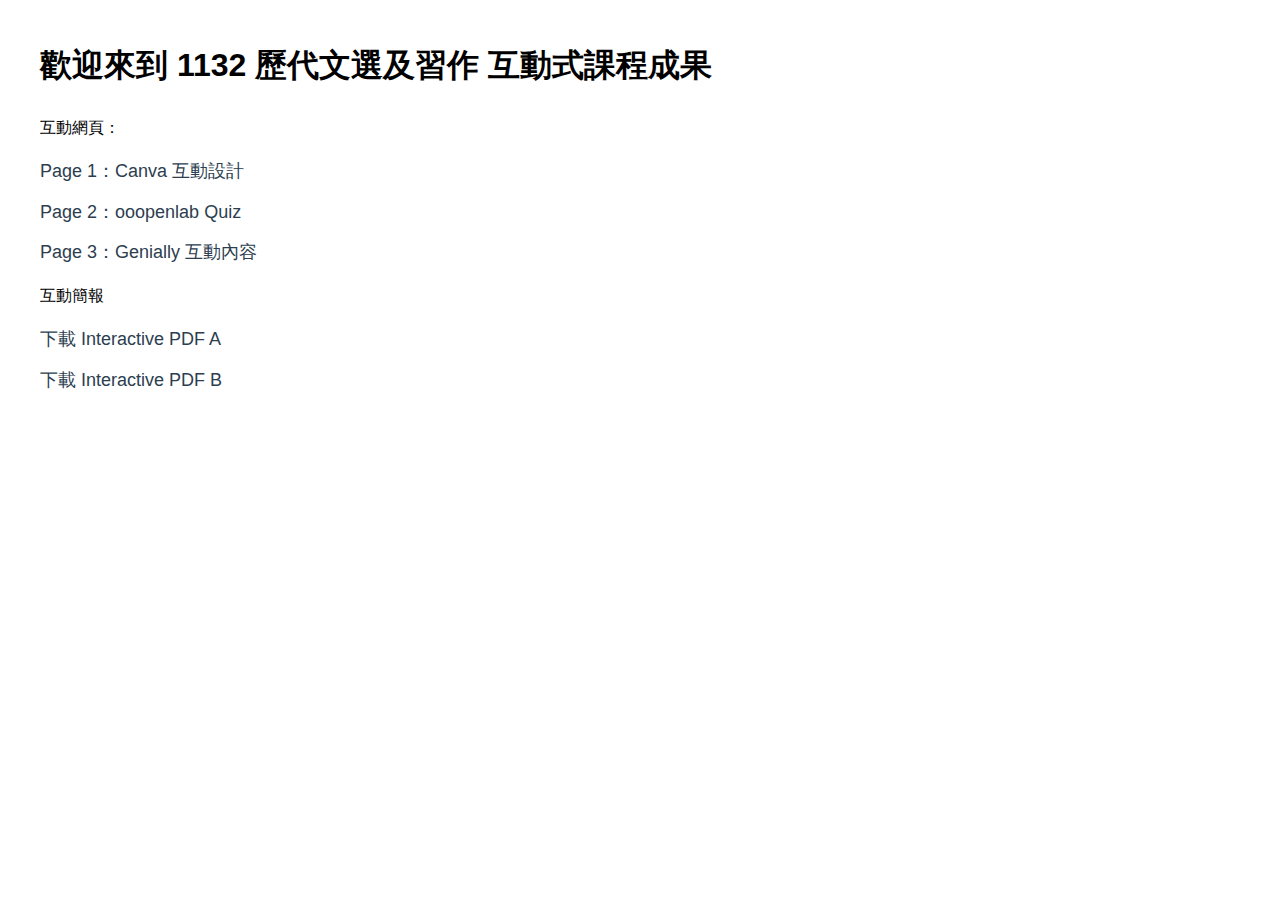
<file: index.html>
<!DOCTYPE html>
<html lang="zh-Hant">
<head>
  <meta charset="UTF-8" />
  <title>1132 Interactive Showcase</title>
  <style>
    body {
      font-family: "PMingLiU", "Arial", sans-serif;
      margin: 40px;
      line-height: 1.6;
    }
    h1 {
      margin-bottom: 24px;
    }
    ul {
      list-style: none;
      padding: 0;
    }
    li {
      margin-bottom: 12px;
    }
    a {
      color: #2C3E50;
      text-decoration: none;
      font-size: 18px;
    }
    a:hover {
      text-decoration: underline;
    }
  </style>
</head>
<body>
  <h1>歡迎來到 1132 歷代文選及習作 互動式課程成果</h1>
  <p>互動網頁：</p>
  <ul>
    <li><a href="page1.html" target="_blank">Page 1：Canva 互動設計</a></li>
    <li><a href="page2.html" target="_blank">Page 2：ooopenlab Quiz</a></li>
    <li><a href="page3.html" target="_blank">Page 3：Genially 互動內容</a></li>
  </ul>
  <p>互動簡報</p>
  <ul>
    <li><a href="assets/pdf/interactiveA.pdf" target="_blank">下載 Interactive PDF A</a></li>
    <li><a href="assets/pdf/interactiveB.pdf" target="_blank">下載 Interactive PDF B</a></li>
  </ul>
</body>
</html>
</file>
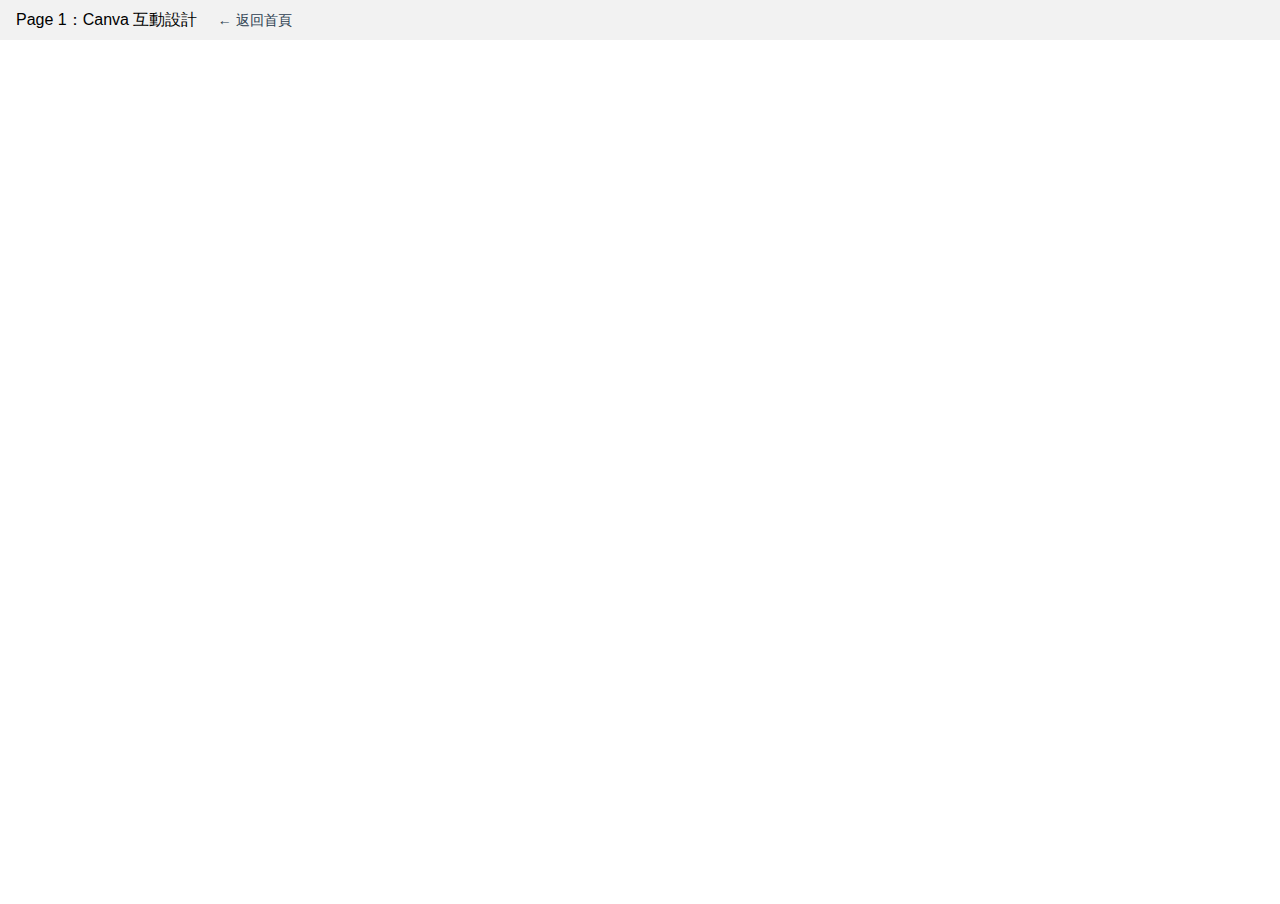
<file: page1.html>
<!DOCTYPE html>
<html lang="zh-Hant">
<head>
  <meta charset="UTF-8" />
  <title>Page 1：Canva 互動設計</title>
  <style>
    html, body {
      margin: 0;
      padding: 0;
      height: 100%;
    }
    #iframe-container {
      width: 100%;
      height: calc(100vh - 40px); /* 留 40px 給最上方的工具列或標題 */
      border: none;
    }
    header {
      height: 40px;
      line-height: 40px;
      background-color: #f2f2f2;
      padding-left: 16px;
      font-family: "PMingLiU", "Arial", sans-serif;
      font-size: 16px;
    }
    a.back {
      font-size: 14px;
      color: #2C3E50;
      text-decoration: none;
      margin-left: 16px;
    }
    a.back:hover {
      text-decoration: underline;
    }
  </style>
</head>
<body>
  <header>
    <span>Page 1：Canva 互動設計</span>
    <a class="back" href="index.html">← 返回首頁</a>
  </header>

  <iframe
    id="iframe-container"
    src="https://www.canva.com/design/DAGpFzrPRlY/kAbrUGdF4cIz9E-RVxPlhQ/view?utm_content=DAGpFzrPRlY&utm_campaign=designshare&utm_medium=link2&utm_source=uniquelinks&utlId=h203c521883#1"
    frameborder="0"
    allowfullscreen
  ></iframe>
</body>
</html>
</file>
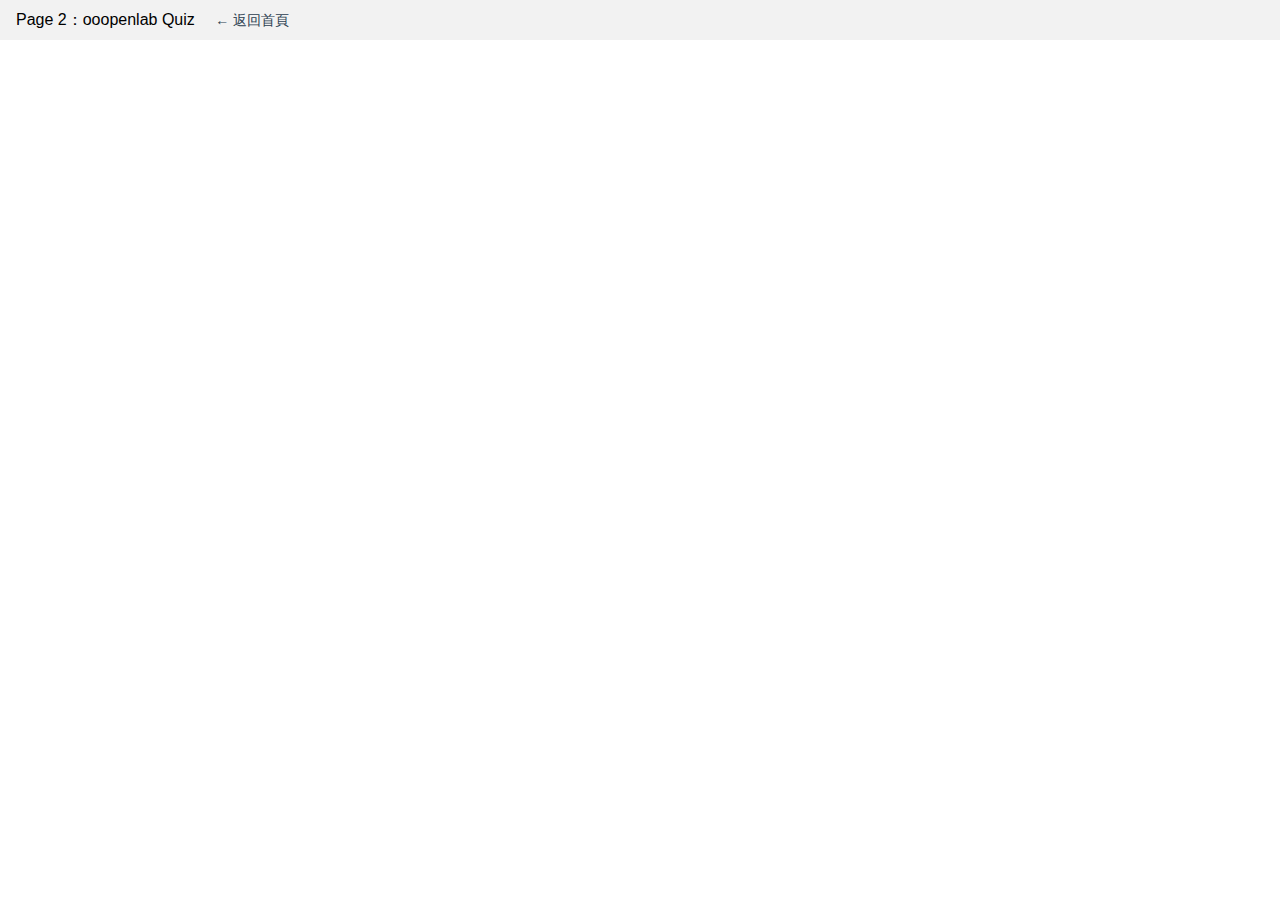
<file: page2.html>
<!DOCTYPE html>
<html lang="zh-Hant">
<head>
  <meta charset="UTF-8" />
  <title>Page 2：ooopenlab Quiz</title>
  <style>
    html, body {
      margin: 0;
      padding: 0;
      height: 100%;
    }
    #iframe-container {
      width: 100%;
      height: calc(100vh - 40px);
      border: none;
    }
    header {
      height: 40px;
      line-height: 40px;
      background-color: #f2f2f2;
      padding-left: 16px;
      font-family: "PMingLiU", "Arial", sans-serif;
      font-size: 16px;
    }
    a.back {
      font-size: 14px;
      color: #2C3E50;
      text-decoration: none;
      margin-left: 16px;
    }
    a.back:hover {
      text-decoration: underline;
    }
  </style>
</head>
<body>
  <header>
    <span>Page 2：ooopenlab Quiz</span>
    <a class="back" href="index.html">← 返回首頁</a>
  </header>

  <iframe
    id="iframe-container"
    src="https://ooopenlab.cc/quiz/0AyaD2QfWJWmF1YjwjVA"
    frameborder="0"
    allowfullscreen
  ></iframe>
</body>
</html>
</file>
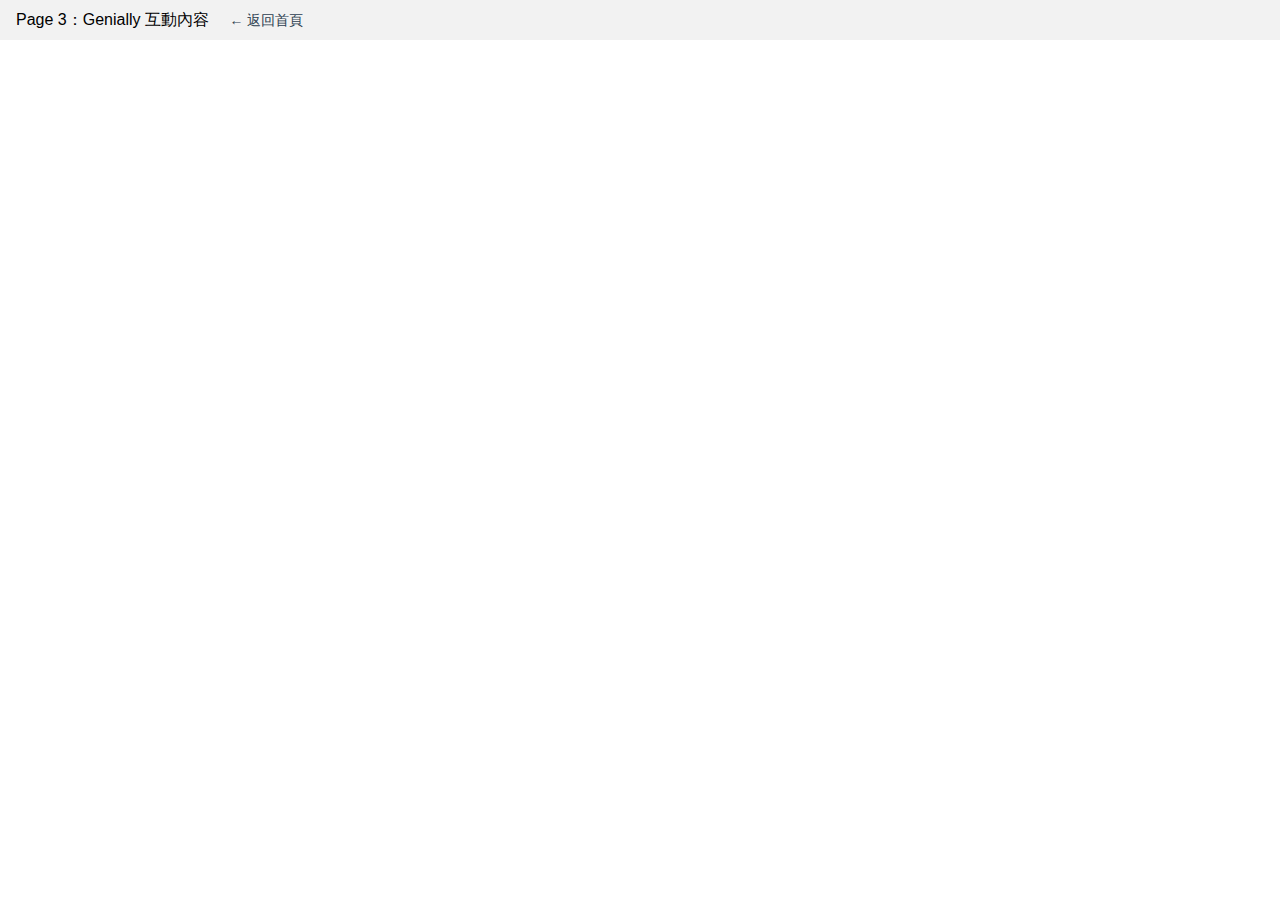
<file: page3.html>
<!DOCTYPE html>
<html lang="zh-Hant">
<head>
  <meta charset="UTF-8" />
  <title>Page 3：Genially 互動內容</title>
  <style>
    html, body {
      margin: 0;
      padding: 0;
      height: 100%;
    }
    #iframe-container {
      width: 100%;
      height: calc(100vh - 40px);
      border: none;
    }
    header {
      height: 40px;
      line-height: 40px;
      background-color: #f2f2f2;
      padding-left: 16px;
      font-family: "PMingLiU", "Arial", sans-serif;
      font-size: 16px;
    }
    a.back {
      font-size: 14px;
      color: #2C3E50;
      text-decoration: none;
      margin-left: 16px;
    }
    a.back:hover {
      text-decoration: underline;
    }
  </style>
</head>
<body>
  <header>
    <span>Page 3：Genially 互動內容</span>
    <a class="back" href="index.html">← 返回首頁</a>
  </header>

  <iframe
    id="iframe-container"
    src="https://view.genially.com/6831c7c45120389f5078250c/interactive-content-112101527"
    frameborder="0"
    allowfullscreen
  ></iframe>
</body>
</html>
</file>
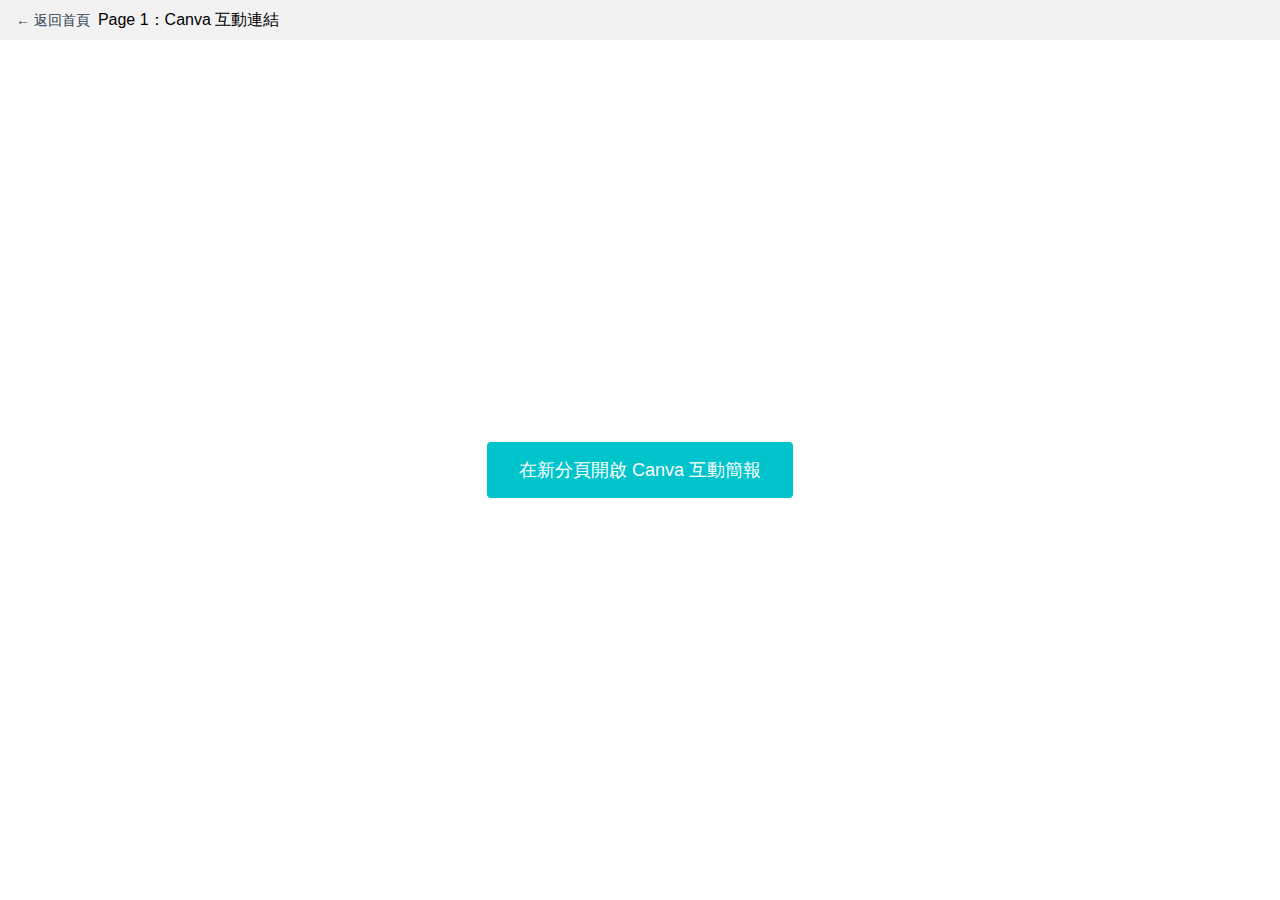
<file: docs/page1.html>
<!DOCTYPE html>
<html lang="zh-Hant">
<head>
  <meta charset="UTF-8" />
  <meta name="viewport" content="width=device-width, initial-scale=1" />
  <title>Page 1：Canva 互動連結</title>
  <style>
    /* 讓內容置中並具有易於點擊的大按鈕樣式 */
    html, body {
      margin: 0;
      padding: 0;
      height: 100%;
      display: flex;
      flex-direction: column;
      font-family: "PMingLiU", Arial, sans-serif;
    }
    header {
      height: 40px;
      line-height: 40px;
      background-color: #f2f2f2;
      padding-left: 16px;
      font-size: 16px;
      flex-shrink: 0;
      display: flex;
      align-items: center;
    }
    header a.back {
      font-size: 14px;
      color: #2C3E50;
      text-decoration: none;
      margin-right: 8px;
    }
    header a.back:hover {
      text-decoration: underline;
    }
    .container {
      flex: 1;
      display: flex;
      align-items: center;
      justify-content: center;
    }
    .button-link {
      display: inline-block;
      padding: 16px 32px;
      background-color: #00C4CC;
      color: white;
      text-decoration: none;
      font-size: 18px;
      border-radius: 4px;
      transition: background-color 0.2s ease;
    }
    .button-link:hover {
      background-color: #029499;
    }
  </style>
</head>
<body>

  <header>
    <a class="back" href="index.html">← 返回首頁</a>
    <span>Page 1：Canva 互動連結</span>
  </header>

  <div class="container">
    <a class="button-link"
       href="https://www.canva.com/design/DAGpFzrPRlY/kAbrUGdF4cIz9E-RVxPlhQ/view?utm_content=DAGpFzrPRlY&utm_campaign=designshare&utm_medium=link2&utm_source=uniquelinks&utlId=h203c521883#1"
       target="_blank"
       rel="noopener"
    >
      在新分頁開啟 Canva 互動簡報
    </a>
  </div>

</body>
</html>
</file>
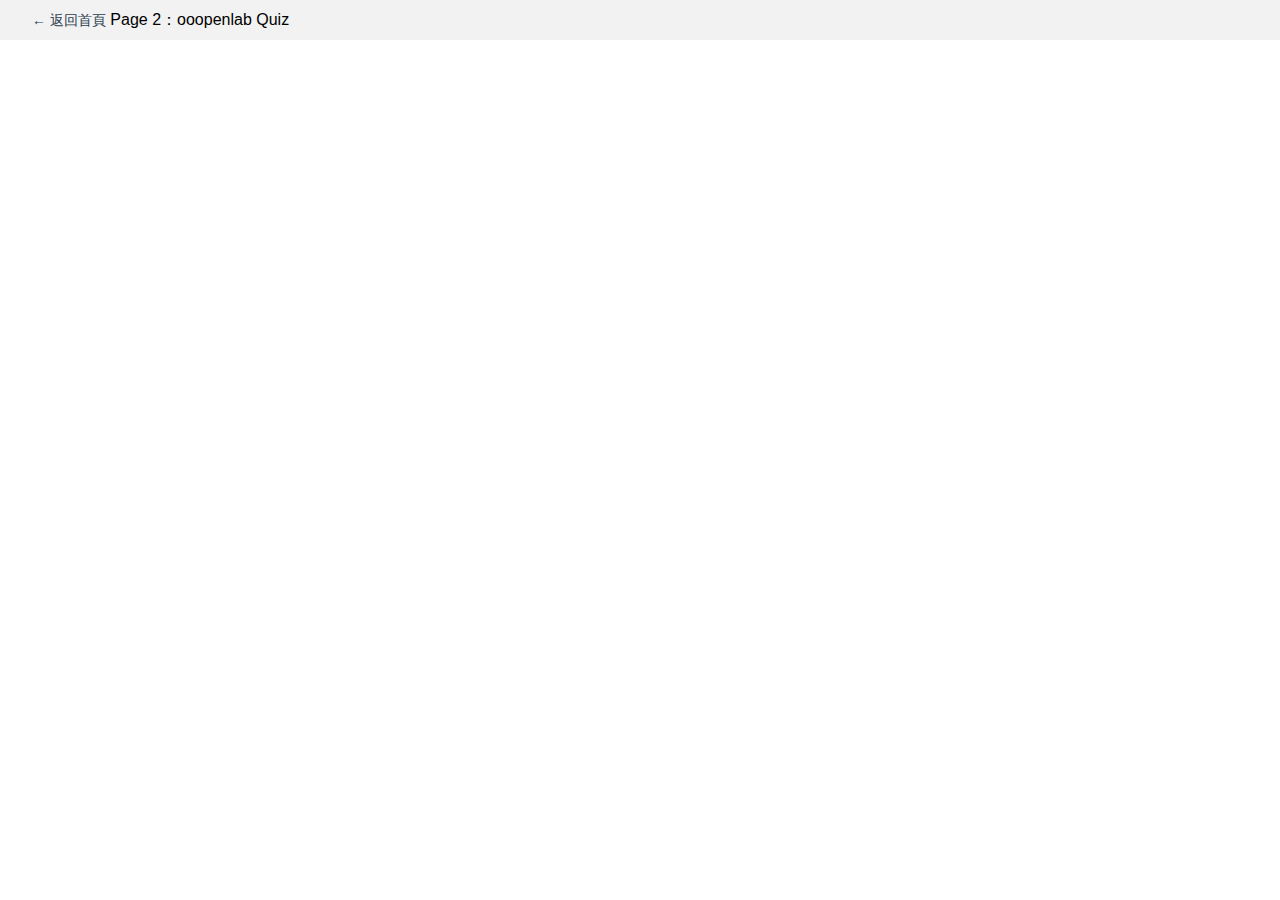
<file: docs/page2.html>
<!DOCTYPE html>
<html lang="zh-Hant">
<head>
  <meta charset="UTF-8">
  <meta name="viewport" content="width=device-width, initial-scale=1">
  <title>Page 2：ooopenlab Quiz</title>
  <style>
    html, body {
      margin: 0;
      padding: 0;
      height: 100%;
    }
    header {
      height: 40px;
      line-height: 40px;
      background-color: #f2f2f2;
      padding-left: 16px;
      font-family: "PMingLiU", Arial, sans-serif;
      font-size: 16px;
      position: fixed;
      top: 0;
      left: 0;
      right: 0;
      z-index: 10;
    }
    header a.back {
      font-size: 14px;
      color: #2C3E50;
      text-decoration: none;
      margin-left: 16px;
    }
    header a.back:hover {
      text-decoration: underline;
    }
    #iframe-container {
      position: absolute;
      top: 40px;
      left: 0;
      width: 100%;
      bottom: 0;
      border: none;
    }
    .warning {
      display: none;
      text-align: center;
      margin-top: 100px;
      font-family: "PMingLiU", Arial, sans-serif;
    }
    .warning a {
      color: #2C3E50;
      text-decoration: none;
      font-size: 18px;
    }
    .warning a:hover {
      text-decoration: underline;
    }
  </style>
</head>
<body>
  <header>
    <a class="back" href="index.html">← 返回首頁</a>
    Page 2：ooopenlab Quiz
  </header>

  <iframe
    id="iframe-container"
    src="https://ooopenlab.cc/quiz/0AyaD2QfWJWmF1YjwjVA"
    frameborder="0"
    allowfullscreen
    onerror="document.getElementById('iframe-container').style.display='none'; document.querySelector('.warning').style.display='block';"
  ></iframe>

  <div class="warning">
    此平台無法在 iframe 中顯示，請
    <a href="https://ooopenlab.cc/quiz/0AyaD2QfWJWmF1YjwjVA" target="_blank">
      點此於新分頁開啟
    </a>。
  </div>
</body>
</html>
</file>
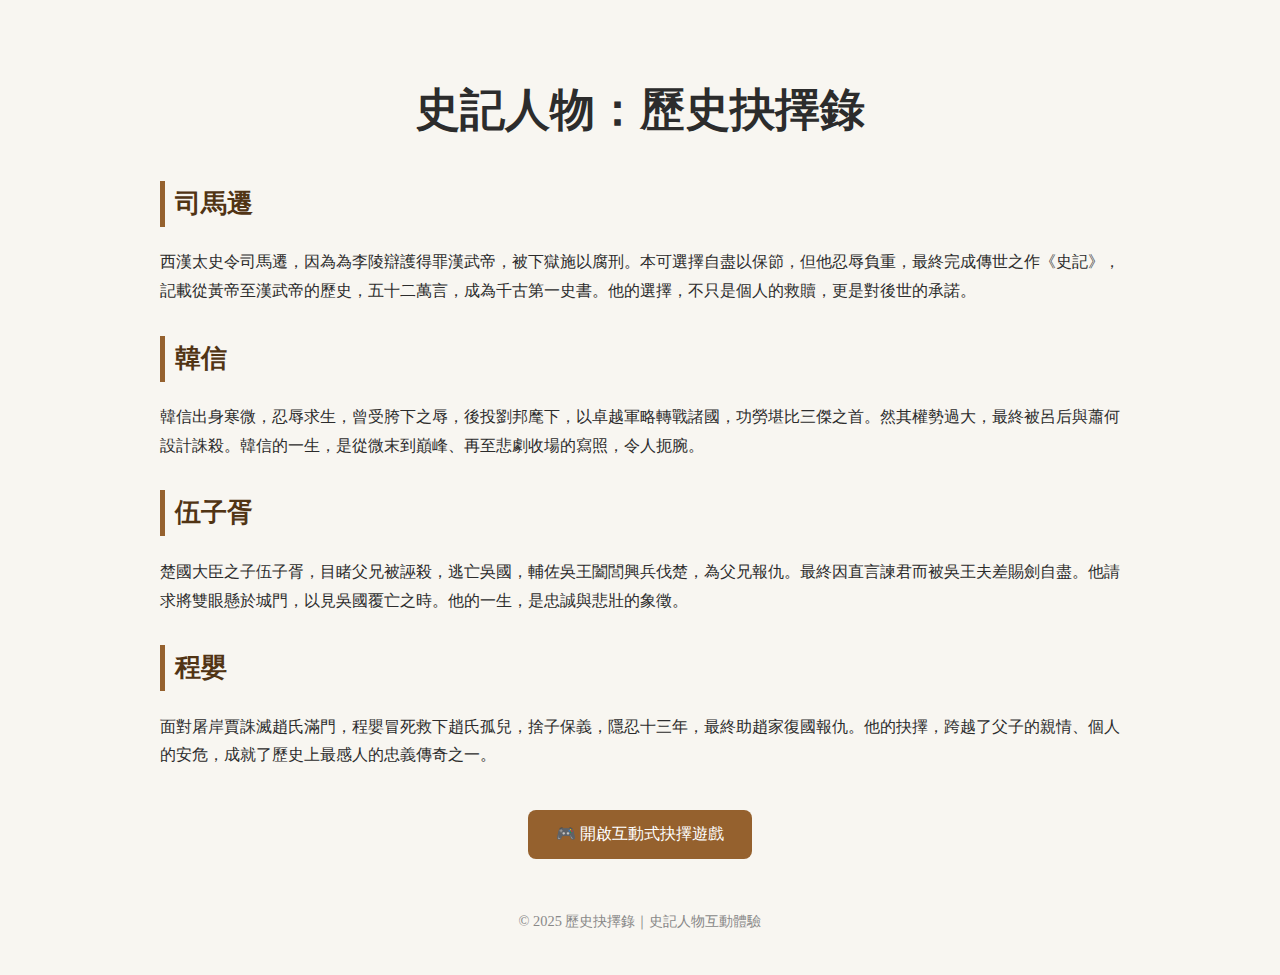
<file: docs/page3-content.html>
<!DOCTYPE html>
<html lang="zh-Hant">
<head>
  <meta charset="UTF-8" />
  <meta name="viewport" content="width=device-width, initial-scale=1.0"/>
  <title>史記人物：歷史抉擇錄</title>
  <style>
    body {
      font-family: "Noto Serif TC", serif;
      background-color: #f8f6f1;
      color: #2c2c2c;
      padding: 40px;
      max-width: 960px;
      margin: auto;
      line-height: 1.8;
    }

    h1 {
      text-align: center;
      font-size: 2.8rem;
      margin-bottom: 30px;
    }

    h2 {
      font-size: 1.6rem;
      margin-top: 30px;
      border-left: 5px solid #95612e;
      padding-left: 10px;
      color: #513414;
    }

    .story {
      margin-bottom: 25px;
    }

    button {
      background-color: #95612e;
      color: white;
      border: none;
      padding: 14px 28px;
      font-size: 1rem;
      border-radius: 8px;
      cursor: pointer;
      margin-top: 40px;
      display: block;
      margin-left: auto;
      margin-right: auto;
      transition: background-color 0.3s ease;
    }

    button:hover {
      background-color: #6f471e;
    }

    footer {
      text-align: center;
      margin-top: 50px;
      font-size: 0.9rem;
      color: #888;
    }
  </style>
</head>
<body>
  <h1>史記人物：歷史抉擇錄</h1>

  <div class="story">
    <h2>司馬遷</h2>
    <p>
      西漢太史令司馬遷，因為為李陵辯護得罪漢武帝，被下獄施以腐刑。本可選擇自盡以保節，但他忍辱負重，最終完成傳世之作《史記》，記載從黃帝至漢武帝的歷史，五十二萬言，成為千古第一史書。他的選擇，不只是個人的救贖，更是對後世的承諾。
    </p>
  </div>

  <div class="story">
    <h2>韓信</h2>
    <p>
      韓信出身寒微，忍辱求生，曾受胯下之辱，後投劉邦麾下，以卓越軍略轉戰諸國，功勞堪比三傑之首。然其權勢過大，最終被呂后與蕭何設計誅殺。韓信的一生，是從微末到巔峰、再至悲劇收場的寫照，令人扼腕。
    </p>
  </div>

  <div class="story">
    <h2>伍子胥</h2>
    <p>
      楚國大臣之子伍子胥，目睹父兄被誣殺，逃亡吳國，輔佐吳王闔閭興兵伐楚，為父兄報仇。最終因直言諫君而被吳王夫差賜劍自盡。他請求將雙眼懸於城門，以見吳國覆亡之時。他的一生，是忠誠與悲壯的象徵。
    </p>
  </div>

  <div class="story">
    <h2>程嬰</h2>
    <p>
      面對屠岸賈誅滅趙氏滿門，程嬰冒死救下趙氏孤兒，捨子保義，隱忍十三年，最終助趙家復國報仇。他的抉擇，跨越了父子的親情、個人的安危，成就了歷史上最感人的忠義傳奇之一。
    </p>
  </div>

  <button onclick="openGame()">🎮 開啟互動式抉擇遊戲</button>

  <script>
    function openGame() {
      window.open(
        "https://view.genially.com/6831c7c45120389f5078250c/interactive-content-112101527",
        "geniallyWindow",
        "width=1000,height=700,resizable=yes,scrollbars=yes"
      );
    }
  </script>

  <footer>
    © 2025 歷史抉擇錄｜史記人物互動體驗
  </footer>
</body>
</html>
</file>
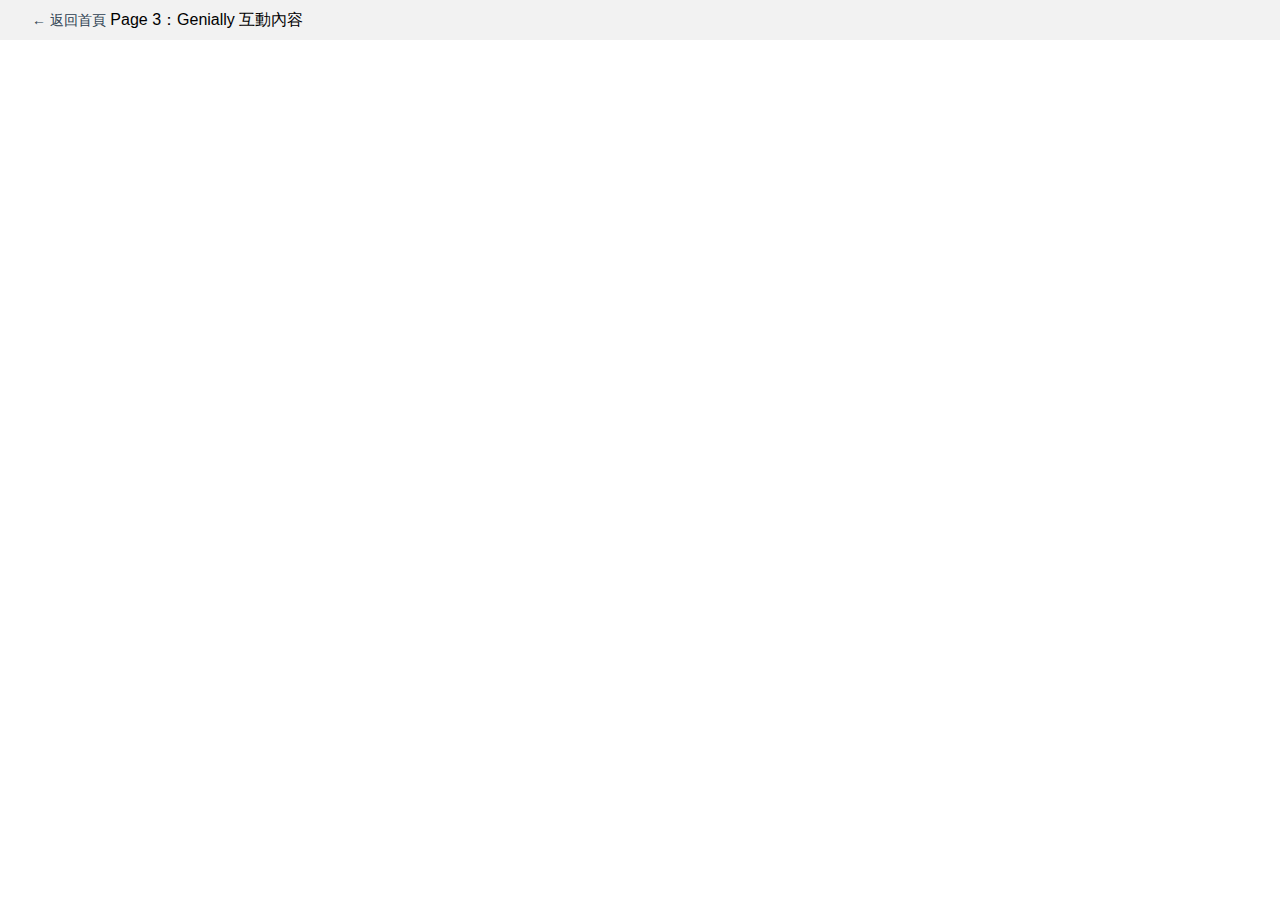
<file: docs/page3.html>
<!DOCTYPE html>
<html lang="zh-Hant">
<head>
  <meta charset="UTF-8">
  <meta name="viewport" content="width=device-width, initial-scale=1">
  <title>Page 3：Genially 互動內容</title>
  <style>
    html, body {
      margin: 0;
      padding: 0;
      height: 100%;
    }
    header {
      height: 40px;
      line-height: 40px;
      background-color: #f2f2f2;
      padding-left: 16px;
      font-family: "PMingLiU", Arial, sans-serif;
      font-size: 16px;
      position: fixed;
      top: 0;
      left: 0;
      right: 0;
      z-index: 10;
    }
    header a.back {
      font-size: 14px;
      color: #2C3E50;
      text-decoration: none;
      margin-left: 16px;
    }
    header a.back:hover {
      text-decoration: underline;
    }
    #iframe-container {
      position: absolute;
      top: 40px;
      left: 0;
      width: 100%;
      bottom: 0;
      border: none;
    }
    .warning {
      display: none;
      text-align: center;
      margin-top: 100px;
      font-family: "PMingLiU", Arial, sans-serif;
    }
    .warning a {
      color: #2C3E50;
      text-decoration: none;
      font-size: 18px;
    }
    .warning a:hover {
      text-decoration: underline;
    }
  </style>
</head>
<body>
  <header>
    <a class="back" href="index.html">← 返回首頁</a>
    Page 3：Genially 互動內容
  </header>

  <iframe
    id="iframe-container"
    src="https://view.genially.com/6831c7c45120389f5078250c/interactive-content-112101527"
    frameborder="0"
    allowfullscreen
    onerror="document.getElementById('iframe-container').style.display='none'; document.querySelector('.warning').style.display='block';"
  ></iframe>

  <div class="warning">
    此平台無法在 iframe 中顯示，請
    <a href="https://view.genially.com/6831c7c45120389f5078250c/interactive-content-112101527" target="_blank">
      點此於新分頁開啟
    </a>。
  </div>
</body>
</html>
</file>
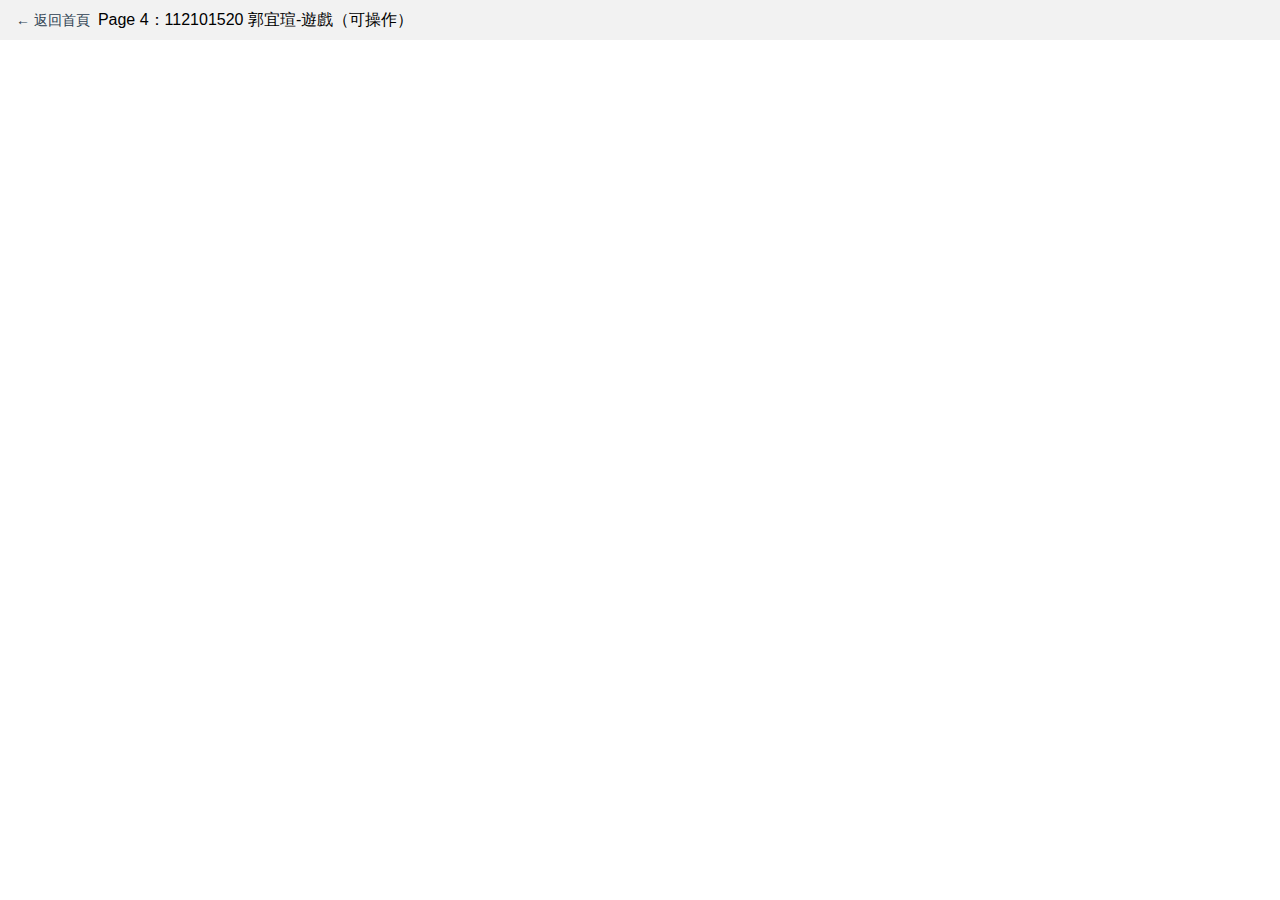
<file: docs/page4.html>
<!DOCTYPE html>
<html lang="zh-Hant">
<head>
  <meta charset="UTF-8" />
  <meta name="viewport" content="width=device-width, initial-scale=1" />
  <title>Interactive PDF A：112101520 郭宜瑄-遊戲（可操作）</title>
  <style>
    html, body {
      margin: 0;
      padding: 0;
      height: 100%;
    }
    body {
      display: flex;
      flex-direction: column;
      font-family: "PMingLiU", Arial, sans-serif;
    }
    header {
      height: 40px;
      line-height: 40px;
      background-color: #f2f2f2;
      padding-left: 16px;
      font-size: 16px;
      flex-shrink: 0;
      display: flex;
      align-items: center;
    }
    header a.back {
      font-size: 14px;
      color: #2C3E50;
      text-decoration: none;
      margin-right: 8px;
    }
    header a.back:hover {
      text-decoration: underline;
    }
    .main-content {
      flex: 1;
      position: relative;
      overflow: hidden;
    }
    .main-content iframe {
      position: absolute;
      top: 0;
      left: 0;
      width: 100%;
      height: 100%;
      border: none;
    }
    .warning {
      display: none;
      position: absolute;
      top: 50%;
      left: 50%;
      transform: translate(-50%, -50%);
      text-align: center;
      font-size: 18px;
      color: #2C3E50;
      z-index: 10;
    }
    .warning a {
      text-decoration: none;
      color: #2C3E50;
      font-size: 18px;
    }
    .warning a:hover {
      text-decoration: underline;
    }
  </style>
</head>
<body>
  <header>
    <a class="back" href="index.html">← 返回首頁</a>
    <span>Page 4：112101520 郭宜瑄-遊戲（可操作）</span>
  </header>

  <div class="main-content">
    <iframe
      src="assets/pdf/112101520郭宜瑄-遊戲（可操作）.pdf"
      onerror="document.querySelector('.main-content iframe').style.display='none'; document.querySelector('.warning').style.display='block';"
    ></iframe>

    <div class="warning">
      此瀏覽器不支援內嵌 PDF，請
      <a href="assets/pdf/112101520郭宜瑄-遊戲（可操作）.pdf" target="_blank">點此下載</a>。
    </div>
  </div>
</body>
</html>
</file>
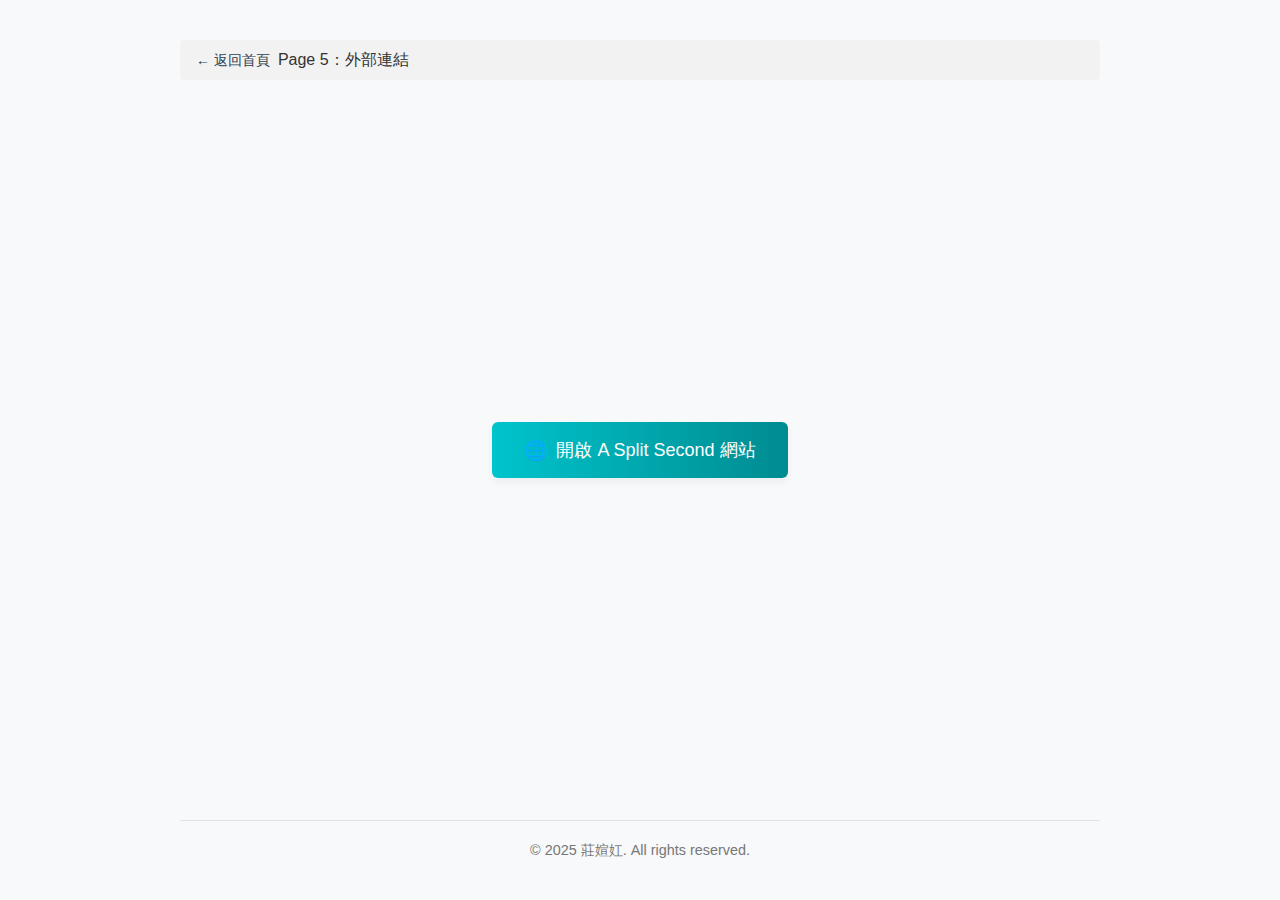
<file: docs/page5.html>
<!DOCTYPE html>
<html lang="zh-Hant">
<head>
  <meta charset="UTF-8" />
  <meta name="viewport" content="width=device-width, initial-scale=1" />
  <title>Page 5：外部連結</title>
  <style>
    /* 基本 Reset & Container */
    * {
      box-sizing: border-box;
      margin: 0;
      padding: 0;
    }
    html, body {
      height: 100%;
      background-color: #f8f9fa; /* 微灰背景 */
      font-family: "Microsoft JhengHei", "PMingLiU", Arial, sans-serif;
      color: #333;
    }
    .container {
      max-width: 960px;
      margin: 0 auto;
      padding: 40px 20px;
      display: flex;
      flex-direction: column;
      height: 100%;
    }

    /* Header */
    header {
      height: 40px;
      line-height: 40px;
      background-color: #f2f2f2;
      padding-left: 16px;
      font-size: 16px;
      flex-shrink: 0;
      display: flex;
      align-items: center;
      border-radius: 4px;
    }
    header a.back {
      font-size: 14px;
      color: #2C3E50;
      text-decoration: none;
      margin-right: 8px;
    }
    header a.back:hover {
      text-decoration: underline;
    }

    /* 按鈕區 */
    .button-container {
      flex: 1; /* 撐滿剩餘高度 */
      display: flex;
      align-items: center;
      justify-content: center;
      margin-top: 24px;
    }
    .button-link {
      display: flex;
      align-items: center;
      justify-content: center;
      padding: 16px 32px;
      background: linear-gradient(90deg, #00c4cc, #008b91);
      color: #fff;
      text-decoration: none;
      font-size: 1.125rem;
      border-radius: 6px;
      box-shadow: 0 4px 8px rgba(0, 0, 0, 0.05);
      transition: background 0.3s ease, box-shadow 0.3s ease, transform 0.2s ease;
    }
    .button-link span.icon {
      margin-right: 8px;
      font-size: 1.2rem;
    }
    .button-link:hover {
      background: linear-gradient(90deg, #029499, #006f73);
      box-shadow: 0 6px 12px rgba(0, 0, 0, 0.1);
      transform: translateY(-2px);
    }

    /* Footer */
    footer {
      margin-top: 24px;
      padding-top: 20px;
      border-top: 1px solid #dee2e6;
      text-align: center;
      font-size: 0.9rem;
      color: #777;
    }
  </style>
</head>
<body>
  <div class="container">
    <!-- Header -->
    <header>
      <a class="back" href="index.html">← 返回首頁</a>
      <span>Page 5：外部連結</span>
    </header>

    <!-- 中央按鈕區 -->
    <div class="button-container">
      <a
        class="button-link"
        href="https://a-split-second.my.canva.site/"
        target="_blank"
        rel="noopener"
      >
        <span class="icon">🌐</span>開啟 A Split Second 網站
      </a>
    </div>

    <!-- Footer -->
    <footer>
      © 2025 莊媗妅. All rights reserved.
    </footer>
  </div>
</body>
</html>
</file>
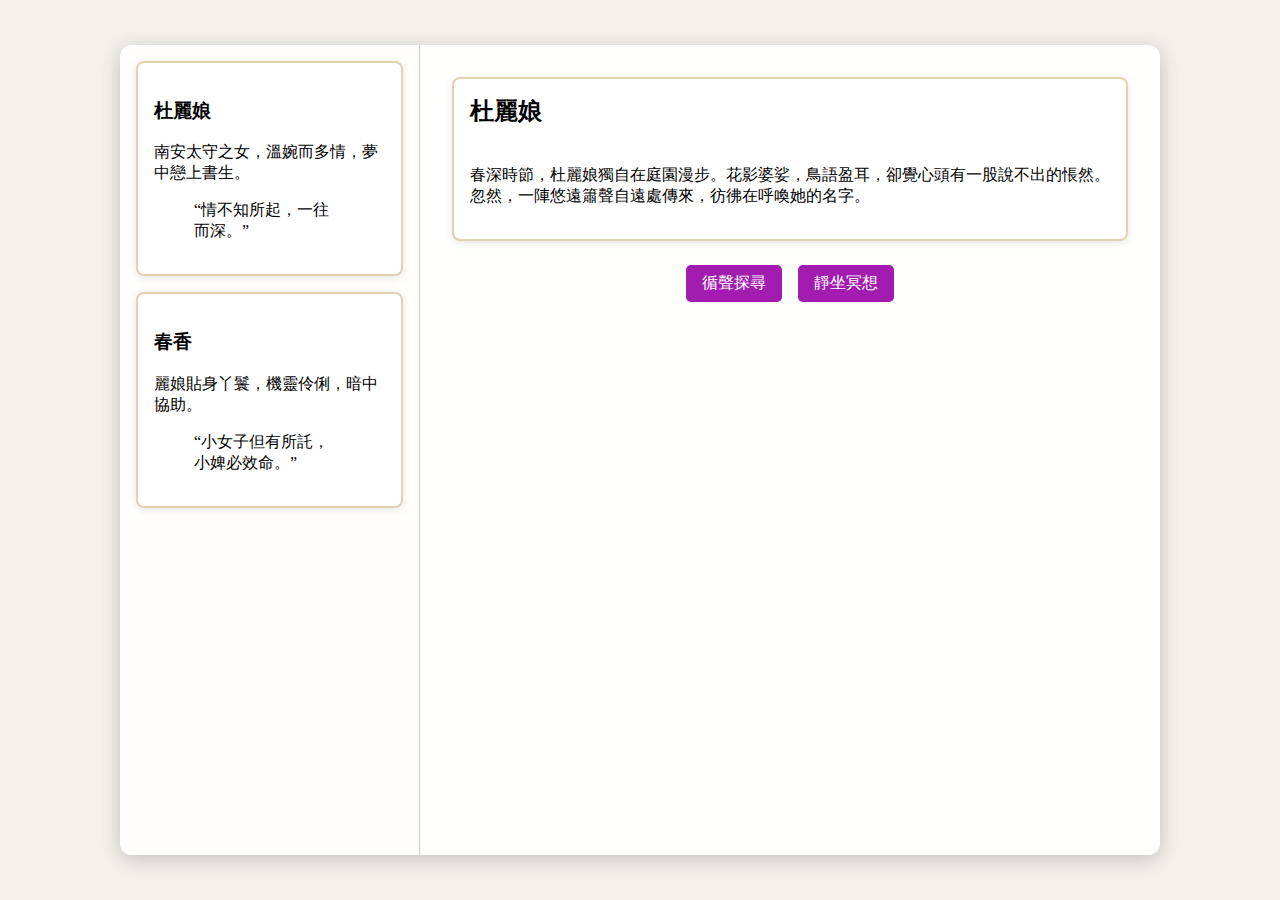
<file: docs/page6.html>
<!DOCTYPE html>
<html lang="zh-Hant">
<head>
  <meta charset="UTF-8" />
  <meta name="viewport" content="width=device-width, initial-scale=1" />
  <title>牡丹亭互動故事（超完整純文字版）</title>
  <style>
    html, body {
      margin: 0;
      padding: 0;
      font-family: "Noto Serif TC", serif;
      background: #f3f0ea;
      height: 100%;
      display: flex;
      justify-content: center;
      align-items: center;
    }
    .container {
      display: flex;
      width: 100%;
      max-width: 1200px;
      height: 90vh;
      background: rgba(255, 255, 255, 0.95);
      box-shadow: 0 4px 20px rgba(0, 0, 0, 0.2);
      border-radius: 12px;
      overflow: hidden;
    }
    .sidebar {
      width: 300px;
      background: #fffefc;
      padding: 1rem;
      overflow-y: auto;
      height: 100%;
      box-sizing: border-box;
      border-right: 1px solid #ccc;
    }
    .main {
      flex: 1;
      display: flex;
      flex-direction: column;
      align-items: center;
      justify-content: flex-start;
      padding: 2rem;
      overflow-y: auto;
      height: 100%;
      box-sizing: border-box;
    }
    .card {
      background: #fff;
      border-radius: 8px;
      padding: 1rem;
      margin-bottom: 1rem;
      box-shadow: 0 2px 8px rgba(0, 0, 0, 0.1);
      border: 2px solid #e0d2b3;
      width: 100%;
      box-sizing: border-box;
    }
    button {
      margin: 0.5rem;
      padding: 0.5rem 1rem;
      background: #a21caf;
      color: white;
      border: none;
      border-radius: 5px;
      cursor: pointer;
      font-size: 1rem;
    }
    button:hover {
      background: #86198f;
    }
    h2 { margin-top: 0; }
  </style>
</head>
<body>
  <div class="container">
    <div class="sidebar" id="sidebar"></div>
    <div class="main">
      <div id="dialogue" class="card"></div>
      <div id="options"></div>
    </div>
  </div>

  <script>
    const characters = {
      "du-liniang": {
        name: "杜麗娘",
        desc: "南安太守之女，溫婉而多情，夢中戀上書生。",
        quote: "情不知所起，一往而深。"
      },
      "liu-mengmei": {
        name: "柳夢梅",
        desc: "寒窗書生，懷才不遇，夢中與麗娘結緣。",
        quote: "夢中得卿，醒來魂繫。"
      },
      "maid": {
        name: "春香",
        desc: "麗娘貼身丫鬟，機靈伶俐，暗中協助。",
        quote: "小女子但有所託，小婢必效命。"
      },
      "mother": {
        name: "杜夫人",
        desc: "麗娘之母，守禮教，關心女兒婚配與門楣。",
        quote: "女兒當守禮法，莫為情癡擾家門。"
      },
      "judge": {
        name: "判官",
        desc: "冥府判官，賞善罰惡，亦憐情深者。",
        quote: "若情能動天，陰陽又何妨？"
      }
    };

    const script = {
      start: {
        speaker: "du-liniang",
        text: `
春深時節，杜麗娘獨自在庭園漫步。花影婆娑，鳥語盈耳，卻覺心頭有一股說不出的悵然。
忽然，一陣悠遠簫聲自遠處傳來，彷彿在呼喚她的名字。
`,
        options: [
          { text: "循聲探尋", nextId: "garden" },
          { text: "靜坐冥想", nextId: "dream-begin" }
        ],
        characters: ["du-liniang", "maid"]
      },
      garden: {
        speaker: "maid",
        text: `
小姐，今日春光明媚，園中百花爭艷。聽說南邊小徑有一株艷紅花盛開，若想去見，請吩咐。
`,
        options: [
          { text: "前往南邊小徑", nextId: "path" },
          { text: "留在此處欣賞", nextId: "rest-scene" }
        ],
        characters: ["du-liniang", "maid"]
      },
      path: {
        speaker: "du-liniang",
        text: `
沿著小徑而行，草木掩映，忽聞簫聲響起，聲聲似曾相識。
她心中一動，速度漸快，直奔聲源所在之地。
`,
        options: [
          { text: "快步前行", nextId: "encounter-hint" },
          { text: "停步回想", nextId: "dream-begin" }
        ],
        characters: ["du-liniang"]
      },
      "rest-scene": {
        speaker: "maid",
        text: `
小姐倚樹靜坐，感受微風拂面，心中卻如波濤洶湧。她閉目片刻，竟似見到一書生笑靨盈盈。
`,
        options: [
          { text: "睜眼尋覓", nextId: "encounter" },
          { text: "合眼回夢", nextId: "dream-begin" }
        ],
        characters: ["maid"]
      },
      "dream-begin": {
        speaker: "du-liniang",
        text: `
閉上雙眼，眼前忽然變得朦朧。夢境中，她見到一血衣書生，於花下翩然欲舞，目光深沉而柔情。
`,
        options: [
          { text: "夢中走近", nextId: "encounter" },
          { text: "夢中躲避", nextId: "fade" }
        ],
        characters: ["du-liniang"]
      },
      "encounter-hint": {
        speaker: "maid",
        text: `
小姐，前方似有一人立於花下，濃眉曲目，神情淡然，或許正是夢中之人。
`,
        options: [
          { text: "走近一觀", nextId: "encounter" },
          { text: "畏懼退卻", nextId: "fade" }
        ],
        characters: ["maid"]
      },
      "encounter": {
        speaker: "liu-mengmei",
        text: `
在下夢梅，生於寒門，偶得神夢，夢中見你芳容。如今日見，正是夢中之人，願結此因緣。
`,
        options: [
          { text: "傾心相問", nextId: "soulbond" },
          { text: "稍加遲疑", nextId: "fade" },
          { text: "詢問春香", nextId: "ask-maid" }
        ],
        characters: ["du-liniang", "liu-mengmei", "maid"]
      },
      "ask-maid": {
        speaker: "maid",
        text: `
春香見此人儀表不凡，言辭誠懇，亦知他心誠意切。小姐若信，可一試。
`,
        options: [
          { text: "含笑點頭", nextId: "soulbond" },
          { text: "不敢輕信", nextId: "fade" }
        ],
        characters: ["maid"]
      },
      "soulbond": {
        speaker: "du-liniang",
        text: `
麗娘凝望書生，心中早已泛起漣漪。她婉轉答問：「吾名杜麗娘，能與先生共賞此春色乎？」
`,
        options: [
          { text: "共賞春色", nextId: "play-qin" },
          { text: "不急言說", nextId: "fade" }
        ],
        characters: ["du-liniang", "liu-mengmei"]
      },
      "play-qin": {
        speaker: "liu-mengmei",
        text: `
夢梅笑道：「若麗娘肯，夢梅今日為君奏一曲《陽關三疊》，盼能表寸心。」
他撫琴動指，那音律縈繞竹林，似雲外仙音。
`,
        options: [
          { text: "沈醉樂聲", nextId: "music-scene" },
          { text: "婉拒客氣", nextId: "fade" }
        ],
        characters: ["du-liniang", "liu-mengmei"]
      },
      "music-scene": {
        speaker: "du-liniang",
        text: `
琴聲如流水，心扉為之一震。麗娘感動道：「此曲妙絕，惟愿與君長相相知。」
`,
        options: [
          { text: "心神契合", nextId: "dream-consent" },
          { text: "暫避開眼", nextId: "fade" }
        ],
        characters: ["du-liniang"]
      },
      "dream-consent": {
        speaker: "du-liniang",
        text: `
「既有此緣，願與君同入夢鄉，探尋那夢中的仙境。」
說罷，她緩步閉眼，似要隨夢梅共赴彼岸。
`,
        options: [
          { text: "緊握雙手", nextId: "death" }
        ],
        characters: ["du-liniang", "liu-mengmei"]
      },
      "death": {
        speaker: "maid",
        text: `
春香驚語：「小姐戚思太甚，病魔侵體，竟不治而亡，魂魄離體，化作冤魂……」
`,
        options: [
          { text: "幽冥再會", nextId: "judge" }
        ],
        characters: ["maid"]
      },
      "judge": {
        speaker: "judge",
        text: `
判官徐行而下，道：「此情至真，足動陰陽。今予汝二人再世為人機會，切莫負此良緣。」
`,
        options: [
          { text: "還魂人間", nextId: "reunion" },
          { text: "寧留彼岸", nextId: "fade" }
        ],
        characters: ["judge"]
      },
      "reunion": {
        speaker: "du-liniang",
        text: `
麗娘還魂，人間再相見，與夢梅攜手而行，舉案齊眉，共度餘生。
`,
        options: [
          { text: "繼續幸福", nextId: "epilogue" }
        ],
        characters: ["du-liniang", "liu-mengmei"]
      },
      "epilogue": {
        speaker: "liu-mengmei",
        text: `
《牡丹亭》曲罷人散，人間帝都，麗娘與夢梅舞於花間，百年好合，傳為佳話。此情此景，永存人心。
`,
        options: [
          { text: "重新開始", nextId: "start" }
        ],
        characters: ["du-liniang", "liu-mengmei"]
      },
      "fade": {
        speaker: "du-liniang",
        text: `
夢醒之時，麗娘淚眼朦朧，恍若身在夢裡。她心中惆悵，只留花影紅塵，獨自歸去。
`,
        options: [
          { text: "重新來過", nextId: "start" }
        ],
        characters: ["du-liniang"]
      }
    };

    let current = "start";

    function render() {
      const node = script[current];
      const speaker = characters[node.speaker];

      document.getElementById("dialogue").innerHTML = `
        <h2>${speaker.name}</h2>
        <p>${node.text.replace(/\n/g, '<br>')}</p>
      `;

      const optionsDiv = document.getElementById("options");
      optionsDiv.innerHTML = "";
      node.options.forEach(opt => {
        const btn = document.createElement("button");
        btn.innerText = opt.text;
        btn.onclick = () => { current = opt.nextId; render(); };
        optionsDiv.appendChild(btn);
      });

      const sidebar = document.getElementById("sidebar");
      sidebar.innerHTML = "";
      node.characters.forEach(cid => {
        const c = characters[cid];
        const div = document.createElement("div");
        div.className = "card";
        div.innerHTML = `
          <h3>${c.name}</h3>
          <p>${c.desc}</p>
          <blockquote>“${c.quote}”</blockquote>
        `;
        sidebar.appendChild(div);
      });
    }

    render();
  </script>
</body>
</html>
</file>
